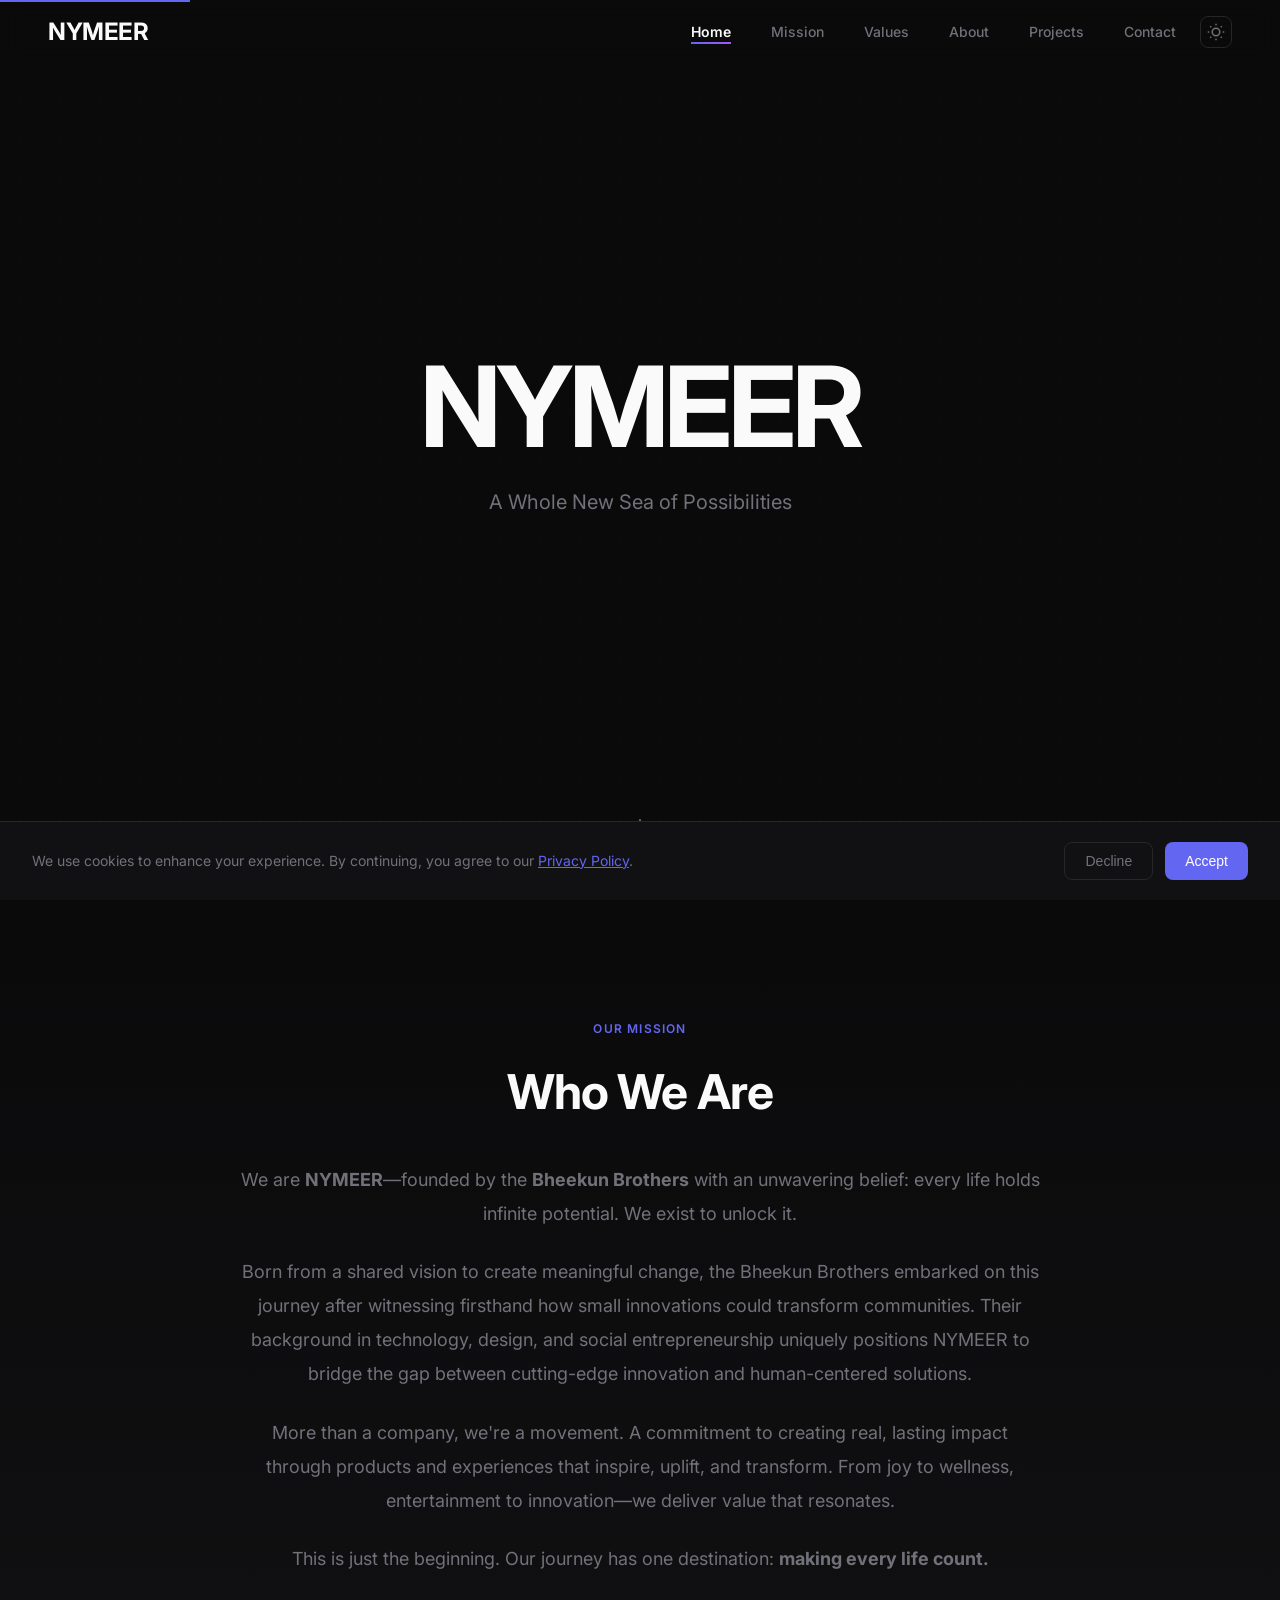
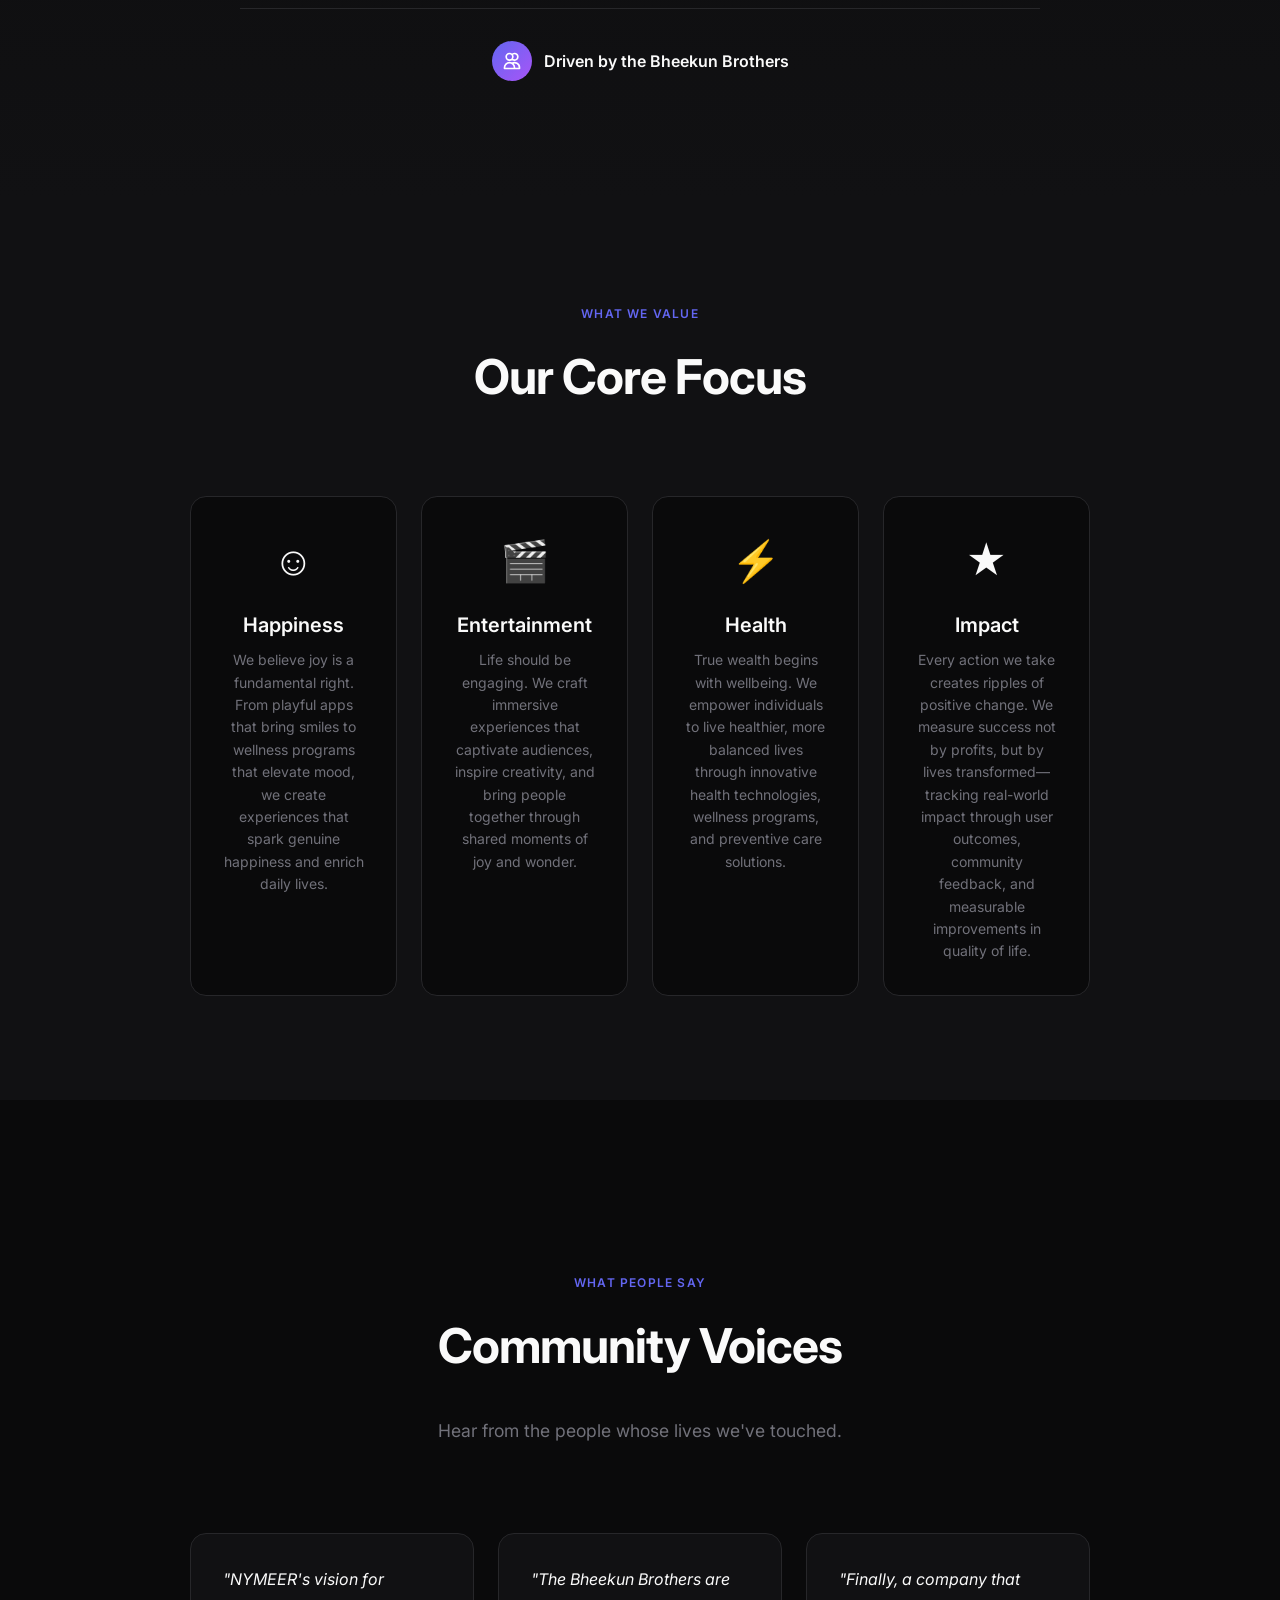
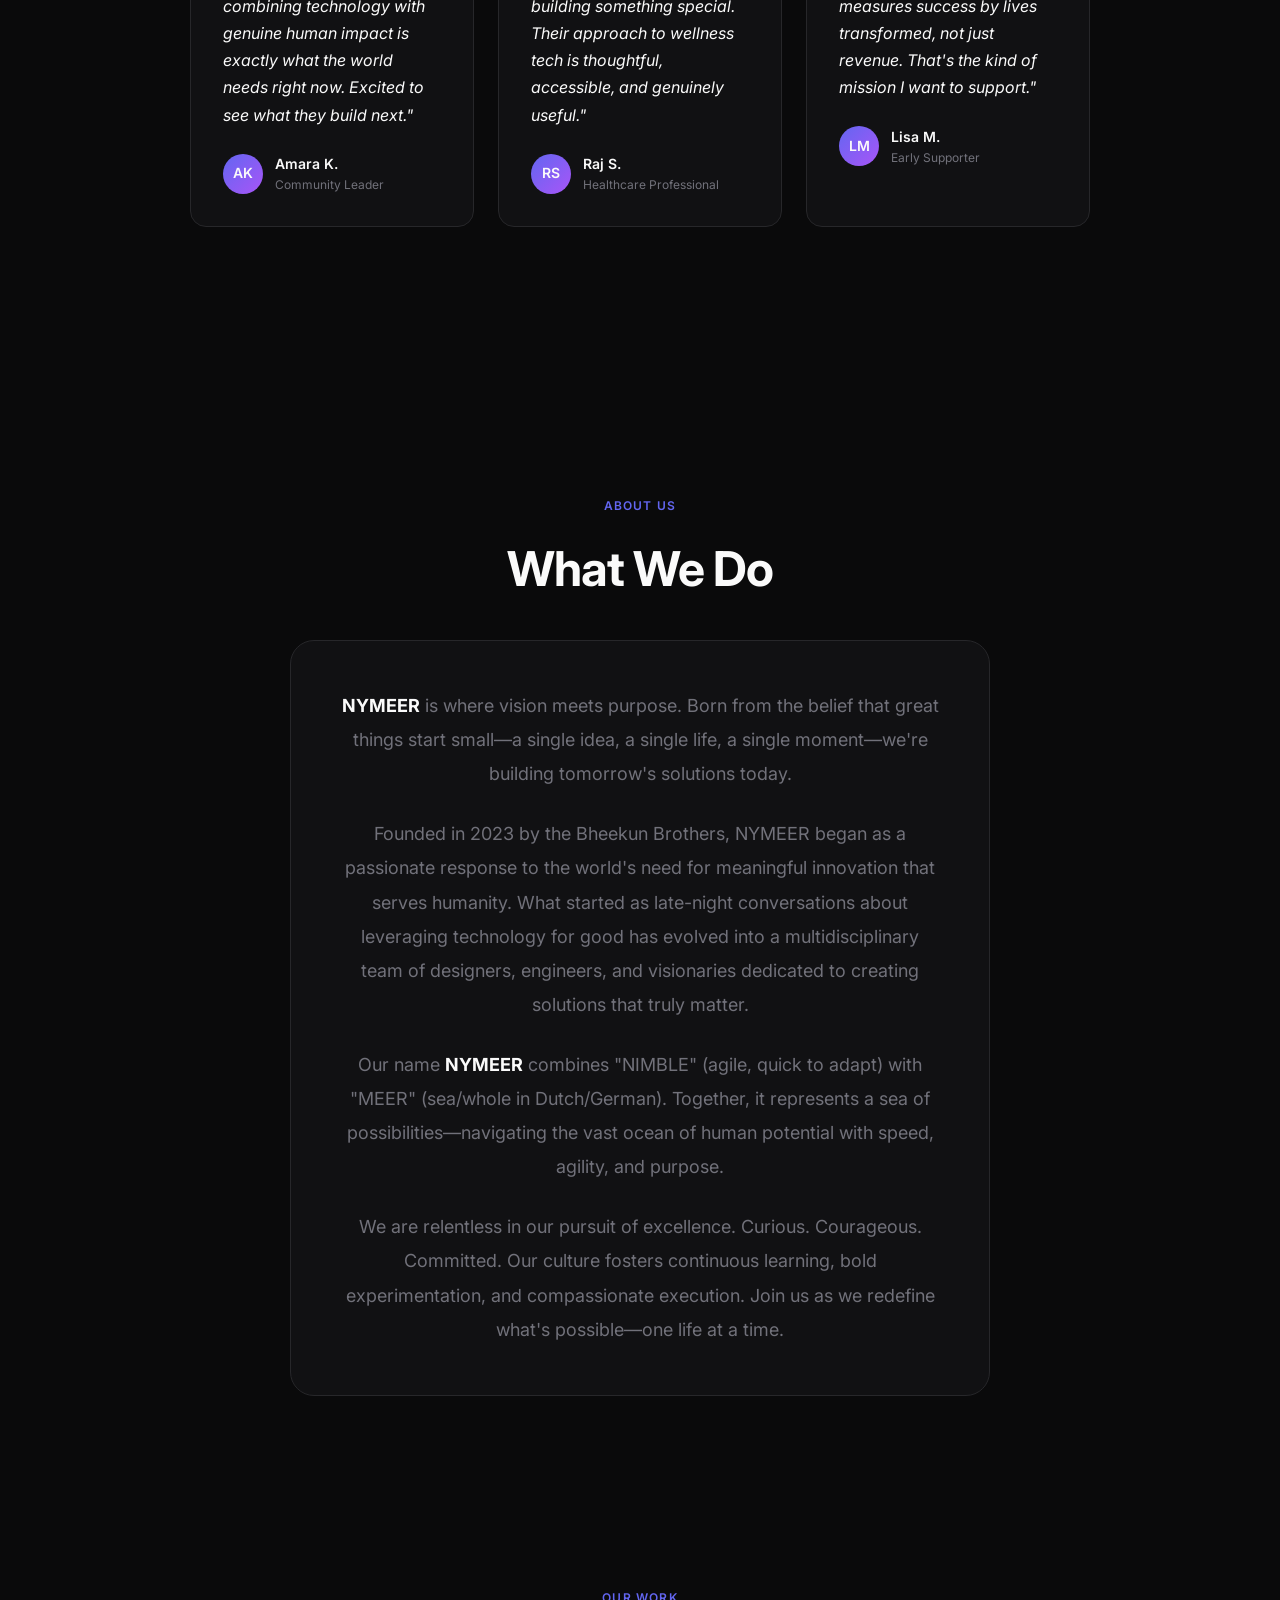
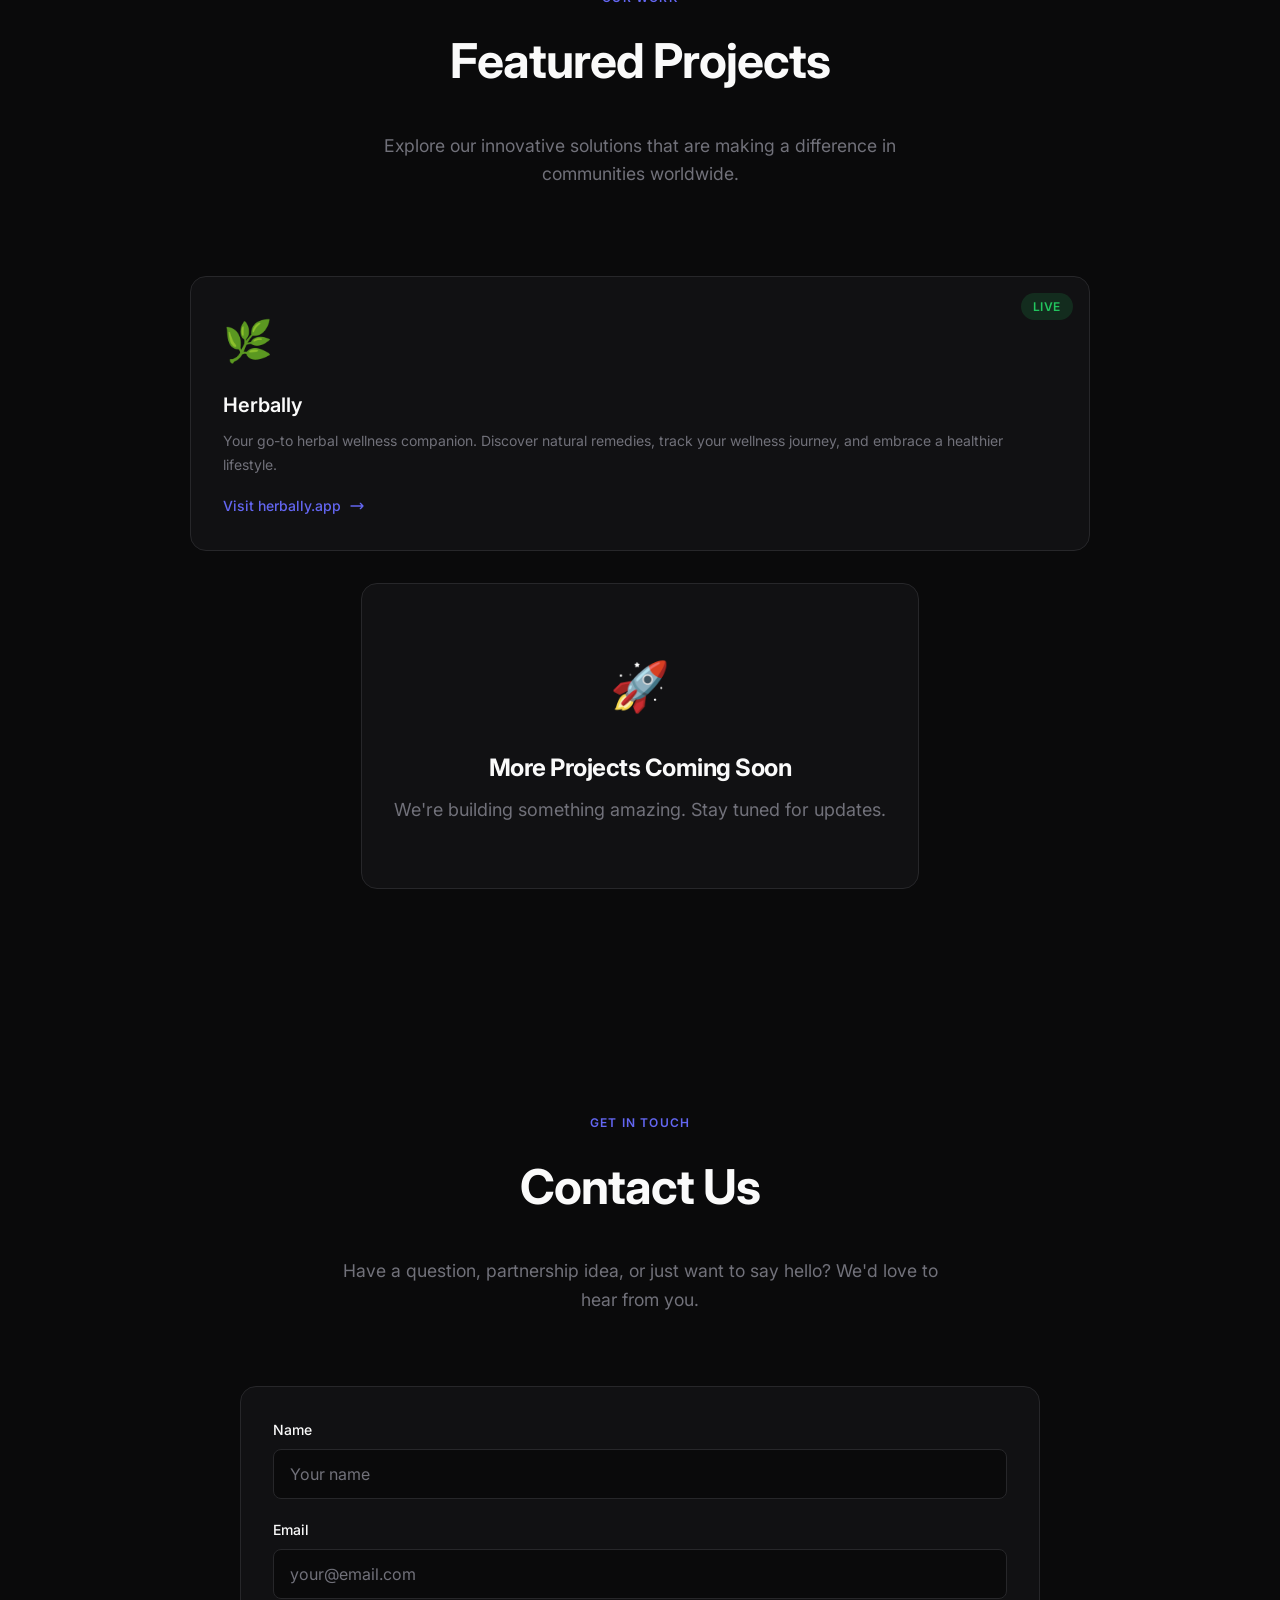
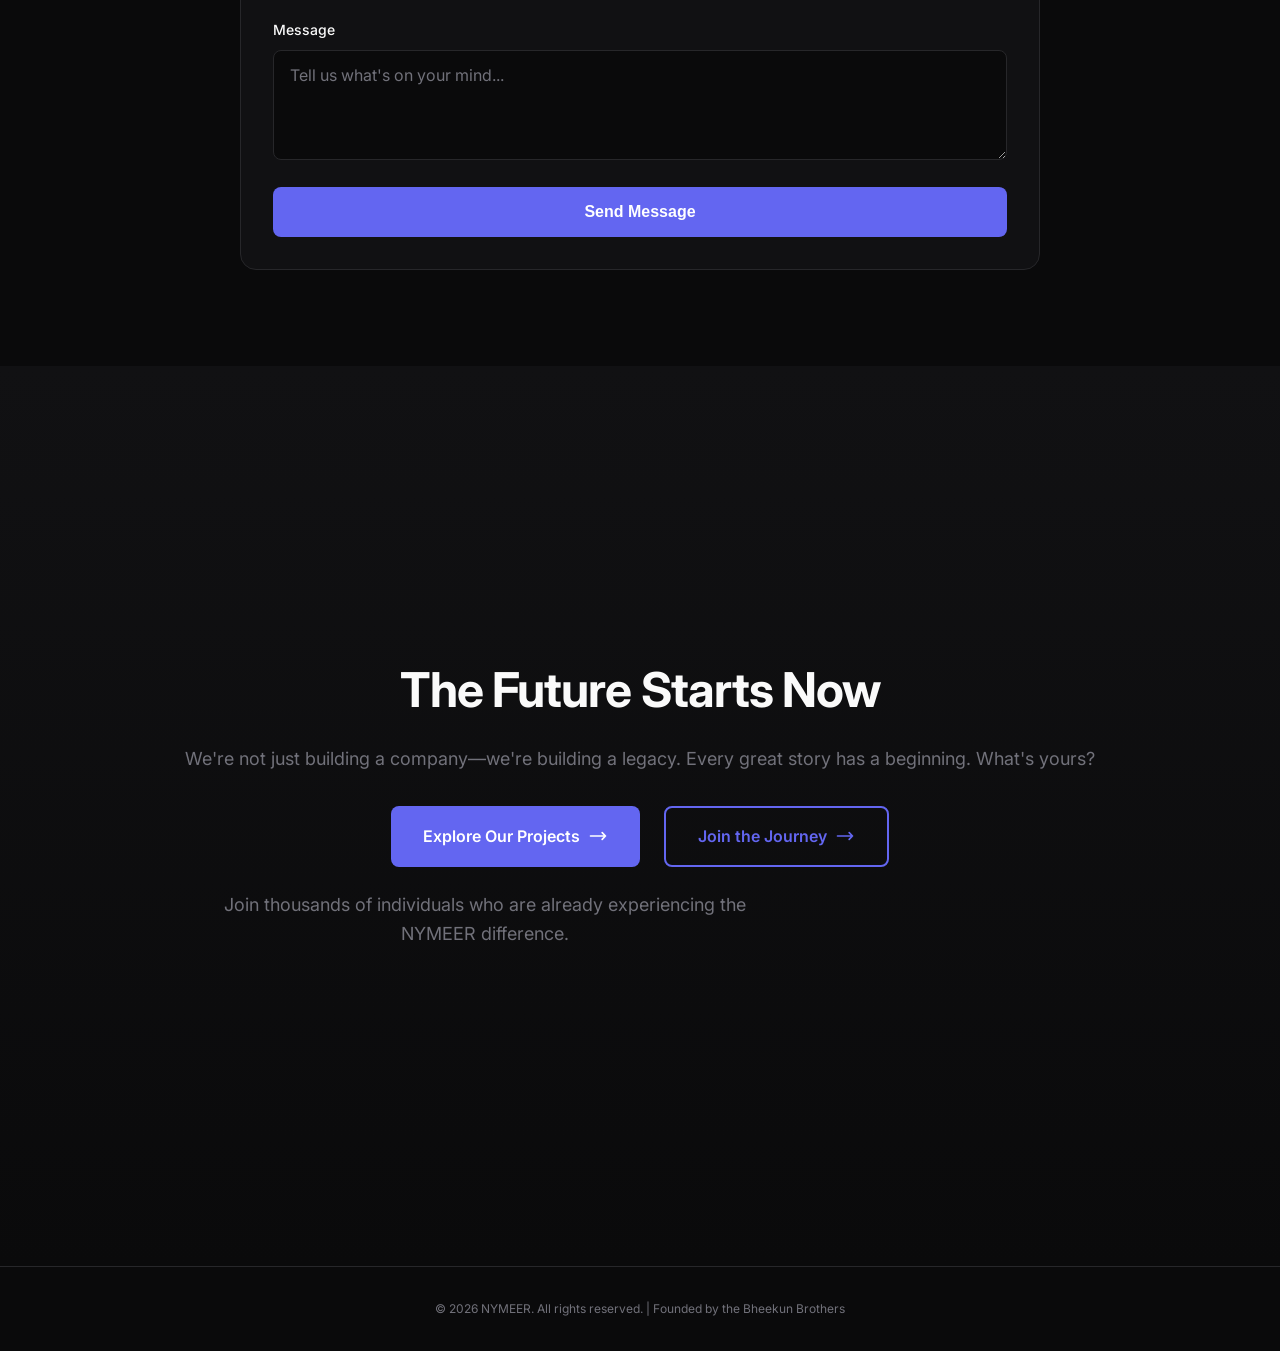
<file: index.html>
<!DOCTYPE html>
<html lang="en">
<head>
    <meta charset="UTF-8">
    <meta name="viewport" content="width=device-width, initial-scale=1.0">
    <meta name="description" content="NYMEER - A whole new sea of possibilities. Building meaningful solutions in happiness, entertainment, health, and impact. Founded by the Bheekun Brothers.">
    <meta name="keywords" content="NYMEER, Bheekun Brothers, innovation, happiness, entertainment, health, impact, technology, social entrepreneurship, nimble, possibilities">
    <meta name="author" content="Bheekun Brothers">
    <meta name="robots" content="index, follow">
    <meta name="theme-color" content="#6366f1">
    <meta name="mobile-web-app-capable" content="yes">
    <meta name="apple-mobile-web-app-status-bar-style" content="black-translucent">
    <meta name="apple-mobile-web-app-title" content="NYMEER">

    <link rel="manifest" href="/manifest.json">
    <link rel="icon" type="image/svg+xml" href="data:image/svg+xml,<svg xmlns='http://www.w3.org/2000/svg' viewBox='0 0 100 100'><text y='.9em' font-size='90'>🔑</text></svg>">

    <meta property="og:type" content="website">
    <meta property="og:url" content="https://nymeer.com/">
    <meta property="og:title" content="NYMEER - A Whole New Sea of Possibilities">
    <meta property="og:description" content="Nimble innovation, endless possibilities. Building meaningful solutions in happiness, entertainment, health, and impact. Founded by the Bheekun Brothers.">
    <meta property="og:image" content="https://nymeer.com/og-image.png">
    <meta property="og:site_name" content="NYMEER">

    <meta name="twitter:card" content="summary_large_image">
    <meta name="twitter:url" content="https://nymeer.com/">
    <meta name="twitter:title" content="NYMEER - A Whole New Sea of Possibilities">
    <meta name="twitter:description" content="Nimble innovation, endless possibilities. Building meaningful solutions in happiness, entertainment, health, and impact.">
    <meta name="twitter:image" content="https://nymeer.com/og-image.png">

    <title>NYMEER - A Whole New Sea of Possibilities</title>
    <link rel="canonical" href="https://nymeer.com/">
    <link rel="stylesheet" href="/styles.css">
    <link rel="preconnect" href="https://fonts.googleapis.com">
    <link rel="preconnect" href="https://fonts.gstatic.com" crossorigin>
    <link href="https://fonts.googleapis.com/css2?family=Inter:wght@300;400;500;600;700&display=swap" rel="stylesheet">

    <script src="/main.js" defer></script>
</head>
<body>
    <a href="#main-content" class="skip-link">Skip to main content</a>
    <nav aria-label="Main navigation">
        <div class="logo">NYMEER</div>
        <div class="nav-right">
            <ul class="nav-links">
                <li><a href="#hero" class="active">Home</a></li>
                <li><a href="#mission">Mission</a></li>
                <li><a href="#values">Values</a></li>
                <li><a href="#about">About</a></li>
                <li><a href="#projects">Projects</a></li>
                <li><a href="#contact">Contact</a></li>
            </ul>
            <button class="theme-toggle" aria-label="Toggle theme">
                <svg class="icon-sun" fill="none" viewBox="0 0 24 24" stroke="currentColor" stroke-width="2"><circle cx="12" cy="12" r="5"/><line x1="12" y1="1" x2="12" y2="3"/><line x1="12" y1="21" x2="12" y2="23"/><line x1="4.22" y1="4.22" x2="5.64" y2="5.64"/><line x1="18.36" y1="18.36" x2="19.78" y2="19.78"/><line x1="1" y1="12" x2="3" y2="12"/><line x1="21" y1="12" x2="23" y2="12"/><line x1="4.22" y1="19.78" x2="5.64" y2="18.36"/><line x1="18.36" y1="5.64" x2="19.78" y2="4.22"/></svg>
                <svg class="icon-moon" style="display:none" fill="none" viewBox="0 0 24 24" stroke="currentColor" stroke-width="2"><path d="M21 12.79A9 9 0 1 1 11.21 3 7 7 0 0 0 21 12.79z"/></svg>
            </button>
            <button class="hamburger" aria-label="Toggle navigation menu" aria-expanded="false">
                <span></span><span></span><span></span>
            </button>
        </div>
    </nav>

    <div class="mobile-menu" role="navigation" aria-label="Mobile navigation">
        <a href="#hero" class="active">Home</a>
        <a href="#mission">Mission</a>
        <a href="#values">Values</a>
        <a href="#about">About</a>
        <a href="#projects">Projects</a>
        <a href="#contact">Contact</a>
    </div>

    <section id="hero">
        <a id="main-content"></a>
        <div class="hero-content animate-on-scroll">
            <h1>NYMEER</h1>
            <p class="subtitle">A Whole New Sea of Possibilities</p>
        </div>
        <div class="scroll-indicator">
            <svg width="24" height="24" fill="none" viewBox="0 0 24 24" stroke="currentColor" stroke-width="2" aria-hidden="true"><path stroke-linecap="round" stroke-linejoin="round" d="M19 14l-7 7m0 0l-7-7m7 7V3"/></svg>
            Scroll to explore
        </div>
    </section>

    <section id="mission">
        <div class="section-content">
            <span class="section-label animate-on-scroll">Our Mission</span>
            <h2 class="animate-on-scroll delay-1">Who We Are</h2>
            <p class="mission-text animate-on-scroll delay-2">We are <strong>NYMEER</strong>—founded by the <strong>Bheekun Brothers</strong> with an unwavering belief: every life holds infinite potential. We exist to unlock it.</p>
            <p class="mission-text animate-on-scroll delay-3">Born from a shared vision to create meaningful change, the Bheekun Brothers embarked on this journey after witnessing firsthand how small innovations could transform communities. Their background in technology, design, and social entrepreneurship uniquely positions NYMEER to bridge the gap between cutting-edge innovation and human-centered solutions.</p>
            <p class="mission-text animate-on-scroll delay-4">More than a company, we're a movement. A commitment to creating real, lasting impact through products and experiences that inspire, uplift, and transform. From joy to wellness, entertainment to innovation—we deliver value that resonates.</p>
            <p class="mission-text animate-on-scroll delay-4">This is just the beginning. Our journey has one destination: <strong>making every life count.</strong></p>
            <div class="founders animate-on-scroll delay-4">
                <div class="founders-icon">
                    <svg fill="none" viewBox="0 0 24 24" stroke="currentColor" stroke-width="2" aria-hidden="true"><path stroke-linecap="round" stroke-linejoin="round" d="M12 4.354a4 4 0 110 5.292M15 21H3v-1a6 6 0 0112 0v1zm0 0h6v-1a6 6 0 00-9-5.197M13 7a4 4 0 11-8 0 4 4 0 018 0z"/></svg>
                </div>
                <span>Driven by the Bheekun Brothers</span>
            </div>
        </div>
    </section>

    <section id="values">
        <div class="section-content">
            <span class="section-label animate-on-scroll">What We Value</span>
            <h2 class="animate-on-scroll delay-1">Our Core Focus</h2>
        </div>
        <div class="values-grid">
            <div class="value-card animate-on-scroll delay-1">
                <div class="value-icon" aria-hidden="true">&#9786;</div>
                <h3>Happiness</h3>
                <p>We believe joy is a fundamental right. From playful apps that bring smiles to wellness programs that elevate mood, we create experiences that spark genuine happiness and enrich daily lives.</p>
            </div>
            <div class="value-card animate-on-scroll delay-2">
                <div class="value-icon" aria-hidden="true">&#127916;</div>
                <h3>Entertainment</h3>
                <p>Life should be engaging. We craft immersive experiences that captivate audiences, inspire creativity, and bring people together through shared moments of joy and wonder.</p>
            </div>
            <div class="value-card animate-on-scroll delay-3">
                <div class="value-icon" aria-hidden="true">&#9889;</div>
                <h3>Health</h3>
                <p>True wealth begins with wellbeing. We empower individuals to live healthier, more balanced lives through innovative health technologies, wellness programs, and preventive care solutions.</p>
            </div>
            <div class="value-card animate-on-scroll delay-4">
                <div class="value-icon" aria-hidden="true">&#9733;</div>
                <h3>Impact</h3>
                <p>Every action we take creates ripples of positive change. We measure success not by profits, but by lives transformed—tracking real-world impact through user outcomes, community feedback, and measurable improvements in quality of life.</p>
            </div>
        </div>
    </section>

    <section id="testimonials">
        <div class="section-content">
            <span class="section-label animate-on-scroll">What People Say</span>
            <h2 class="animate-on-scroll delay-1">Community Voices</h2>
            <p class="section-subtext animate-on-scroll delay-2">Hear from the people whose lives we've touched.</p>
        </div>
        <div class="testimonials-grid">
            <div class="testimonial-card animate-on-scroll delay-1">
                <p class="testimonial-text">"NYMEER's vision for combining technology with genuine human impact is exactly what the world needs right now. Excited to see what they build next."</p>
                <div class="testimonial-author">
                    <div class="testimonial-avatar">AK</div>
                    <div><div class="testimonial-name">Amara K.</div><div class="testimonial-role">Community Leader</div></div>
                </div>
            </div>
            <div class="testimonial-card animate-on-scroll delay-2">
                <p class="testimonial-text">"The Bheekun Brothers are building something special. Their approach to wellness tech is thoughtful, accessible, and genuinely useful."</p>
                <div class="testimonial-author">
                    <div class="testimonial-avatar">RS</div>
                    <div><div class="testimonial-name">Raj S.</div><div class="testimonial-role">Healthcare Professional</div></div>
                </div>
            </div>
            <div class="testimonial-card animate-on-scroll delay-3">
                <p class="testimonial-text">"Finally, a company that measures success by lives transformed, not just revenue. That's the kind of mission I want to support."</p>
                <div class="testimonial-author">
                    <div class="testimonial-avatar">LM</div>
                    <div><div class="testimonial-name">Lisa M.</div><div class="testimonial-role">Early Supporter</div></div>
                </div>
            </div>
        </div>
    </section>

    <section id="about">
        <div class="section-content">
            <span class="section-label animate-on-scroll">About Us</span>
            <h2 class="animate-on-scroll delay-1">What We Do</h2>
            <div class="about-box animate-on-scroll delay-2">
                <p><strong>NYMEER</strong> is where vision meets purpose. Born from the belief that great things start small—a single idea, a single life, a single moment—we're building tomorrow's solutions today.</p><br>
                <p>Founded in 2023 by the Bheekun Brothers, NYMEER began as a passionate response to the world's need for meaningful innovation that serves humanity. What started as late-night conversations about leveraging technology for good has evolved into a multidisciplinary team of designers, engineers, and visionaries dedicated to creating solutions that truly matter.</p><br>
                <p>Our name <strong>NYMEER</strong> combines "NIMBLE" (agile, quick to adapt) with "MEER" (sea/whole in Dutch/German). Together, it represents a sea of possibilities—navigating the vast ocean of human potential with speed, agility, and purpose.</p><br>
                <p>We are relentless in our pursuit of excellence. Curious. Courageous. Committed. Our culture fosters continuous learning, bold experimentation, and compassionate execution. Join us as we redefine what's possible—one life at a time.</p>
            </div>
        </div>
    </section>

    <section id="projects">
        <div class="section-content">
            <span class="section-label animate-on-scroll">Our Work</span>
            <h2 class="animate-on-scroll delay-1">Featured Projects</h2>
            <p class="section-subtext animate-on-scroll delay-2">Explore our innovative solutions that are making a difference in communities worldwide.</p>
        </div>
        <div class="projects-grid">
            <a href="https://herbally.app" target="_blank" rel="noopener noreferrer" class="project-card animate-on-scroll delay-3">
                <div class="project-status live">Live</div>
                <div class="project-icon" aria-hidden="true">&#127807;</div>
                <h3>Herbally</h3>
                <p>Your go-to herbal wellness companion. Discover natural remedies, track your wellness journey, and embrace a healthier lifestyle.</p>
                <span class="project-link">Visit herbally.app <svg fill="none" viewBox="0 0 24 24" stroke="currentColor" stroke-width="2" width="16" height="16"><path stroke-linecap="round" stroke-linejoin="round" d="M17 8l4 4m0 0l-4 4m4-4H3"/></svg></span>
            </a>
        </div>
        <div class="coming-soon animate-on-scroll delay-4">
            <div class="coming-soon-icon" aria-hidden="true">&#128640;</div>
            <h2>More Projects Coming Soon</h2>
            <p>We're building something amazing. Stay tuned for updates.</p>
        </div>
    </section>

    <section id="contact">
        <div class="section-content">
            <span class="section-label animate-on-scroll">Get In Touch</span>
            <h2 class="animate-on-scroll delay-1">Contact Us</h2>
            <p class="section-subtext animate-on-scroll delay-2">Have a question, partnership idea, or just want to say hello? We'd love to hear from you.</p>
        </div>
        <div class="contact-grid">
            <div class="contact-form animate-on-scroll delay-3">
                <form id="contact-form" action="https://formspree.io/f/mwvaooql" method="POST">
                    <div class="form-group">
                        <label for="contact-name">Name</label>
                        <input type="text" id="contact-name" name="name" placeholder="Your name" required>
                    </div>
                    <div class="form-group">
                        <label for="contact-email">Email</label>
                        <input type="email" id="contact-email" name="email" placeholder="your@email.com" required>
                    </div>
                    <div class="form-group">
                        <label for="contact-message">Message</label>
                        <textarea id="contact-message" name="message" rows="4" placeholder="Tell us what's on your mind..." required></textarea>
                    </div>
                    <button type="submit" class="form-submit">Send Message</button>
                    <p class="contact-success" id="contact-success">
                        <svg width="20" height="20" fill="none" viewBox="0 0 24 24" stroke="currentColor" stroke-width="2"><path stroke-linecap="round" stroke-linejoin="round" d="M5 13l4 4L19 7"/></svg>
                        Message sent! We'll get back to you soon.
                    </p>
                </form>
            </div>
        </div>
    </section>

    <section id="cta">
        <div class="cta-box animate-on-scroll">
            <h2>The Future Starts Now</h2>
            <p>We're not just building a company—we're building a legacy. Every great story has a beginning. What's yours?</p>
            <div class="cta-buttons">
                <a href="#projects" class="cta-button primary" aria-label="Explore our projects">Explore Our Projects <svg fill="none" viewBox="0 0 24 24" stroke="currentColor" stroke-width="2"><path stroke-linecap="round" stroke-linejoin="round" d="M17 8l4 4m0 0l-4 4m4-4H3"/></svg></a>
                <a href="#contact" class="cta-button secondary" aria-label="Contact us to join the journey">Join the Journey <svg fill="none" viewBox="0 0 24 24" stroke="currentColor" stroke-width="2"><path stroke-linecap="round" stroke-linejoin="round" d="M17 8l4 4m0 0l-4 4m4-4H3"/></svg></a>
            </div>
            <p class="cta-subtext">Join thousands of individuals who are already experiencing the NYMEER difference.</p>
        </div>
    </section>

    <footer>
        &copy; <span id="year"></span> NYMEER. All rights reserved. | Founded by the Bheekun Brothers
    </footer>

    <button class="back-to-top" aria-label="Back to top">
        <svg fill="none" viewBox="0 0 24 24" stroke="currentColor" stroke-width="2"><path stroke-linecap="round" stroke-linejoin="round" d="M5 10l7-7m0 0l7 7m-7-7v18"/></svg>
    </button>

    <div class="cookie-banner" id="cookie-banner" role="dialog" aria-label="Cookie consent">
        <p>We use cookies to enhance your experience. By continuing, you agree to our <a href="/privacy.html">Privacy Policy</a>.</p>
        <div class="cookie-btns">
            <button class="cookie-btn decline" id="cookie-decline">Decline</button>
            <button class="cookie-btn accept" id="cookie-accept">Accept</button>
        </div>
    </div>

    <script>
        document.getElementById('year').textContent = new Date().getFullYear();
        (function() {
            var t = localStorage.getItem('theme') || 'dark';
            document.documentElement.setAttribute('data-theme', t === 'light' ? 'light' : 'dark');
            document.querySelector('.icon-sun').style.display = t === 'light' ? 'none' : 'block';
            document.querySelector('.icon-moon').style.display = t === 'light' ? 'block' : 'none';
        })();
    </script>
</body>
</html>
</file>
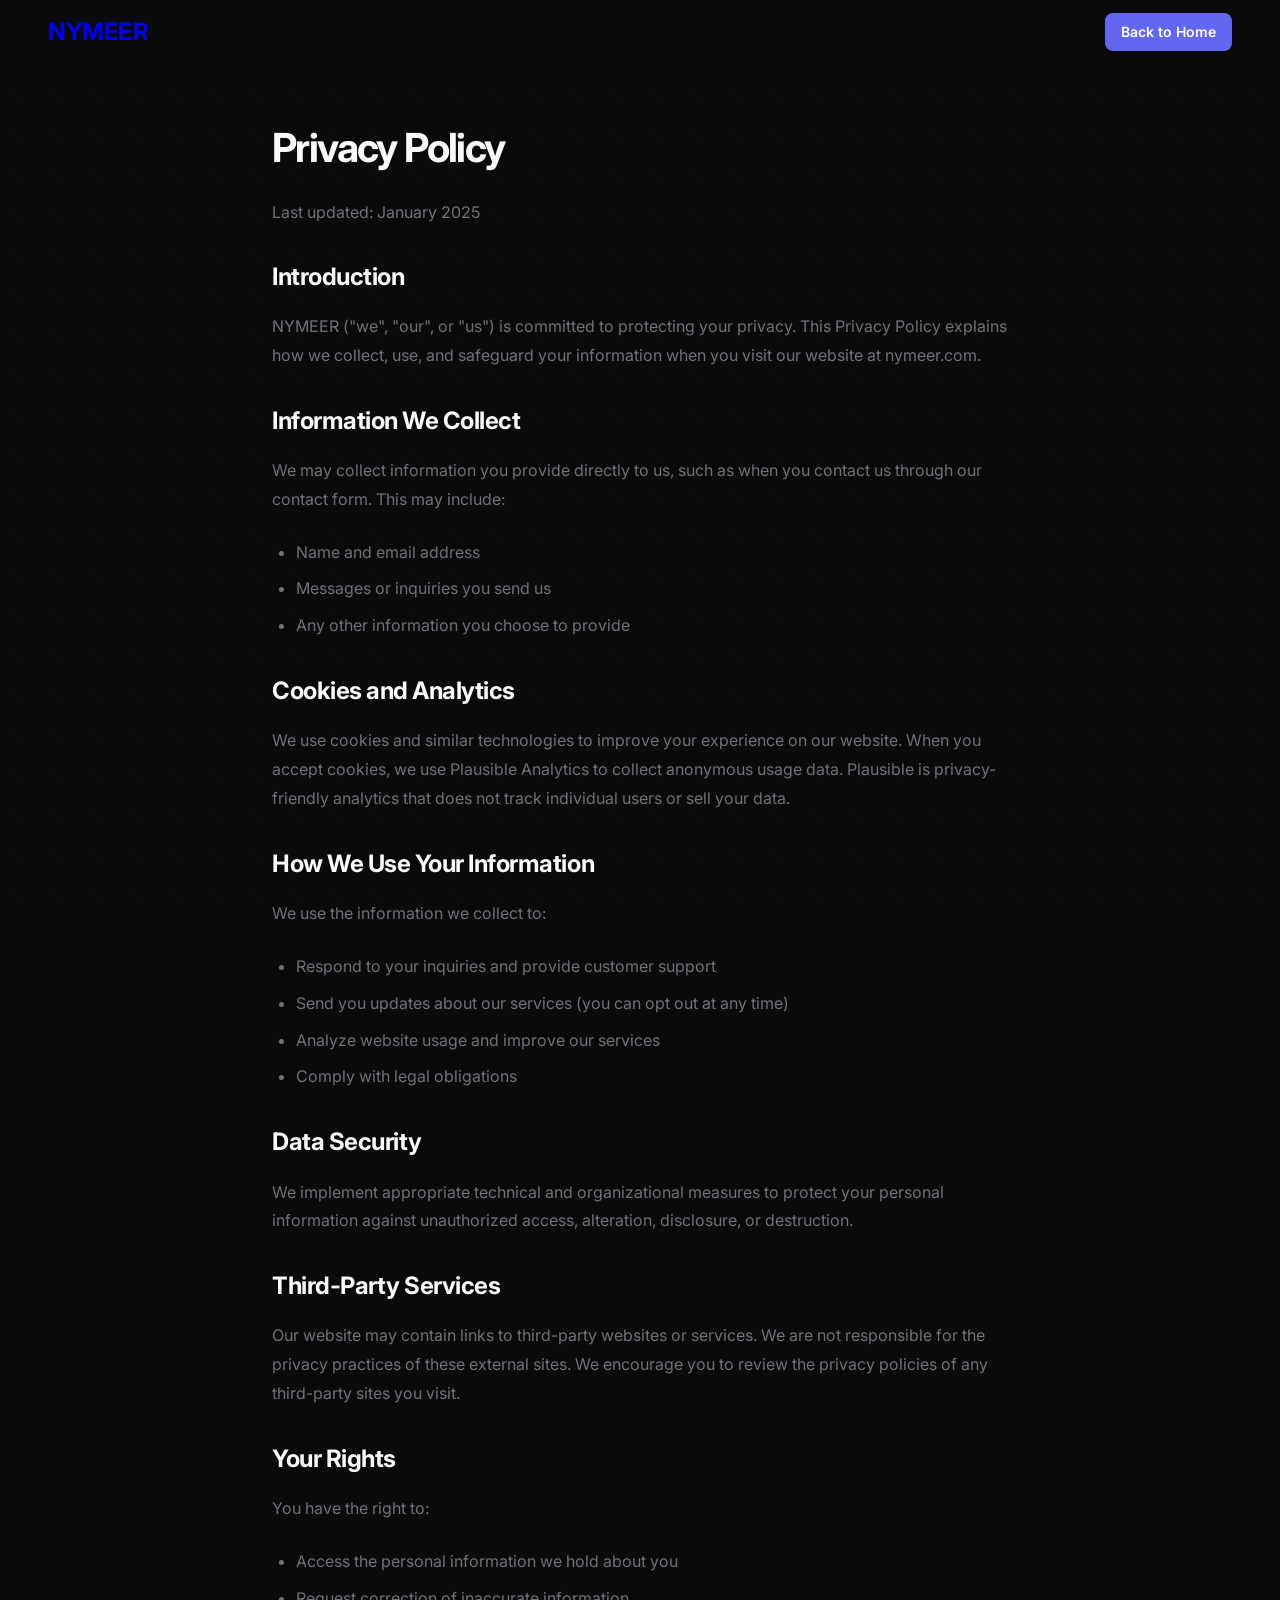
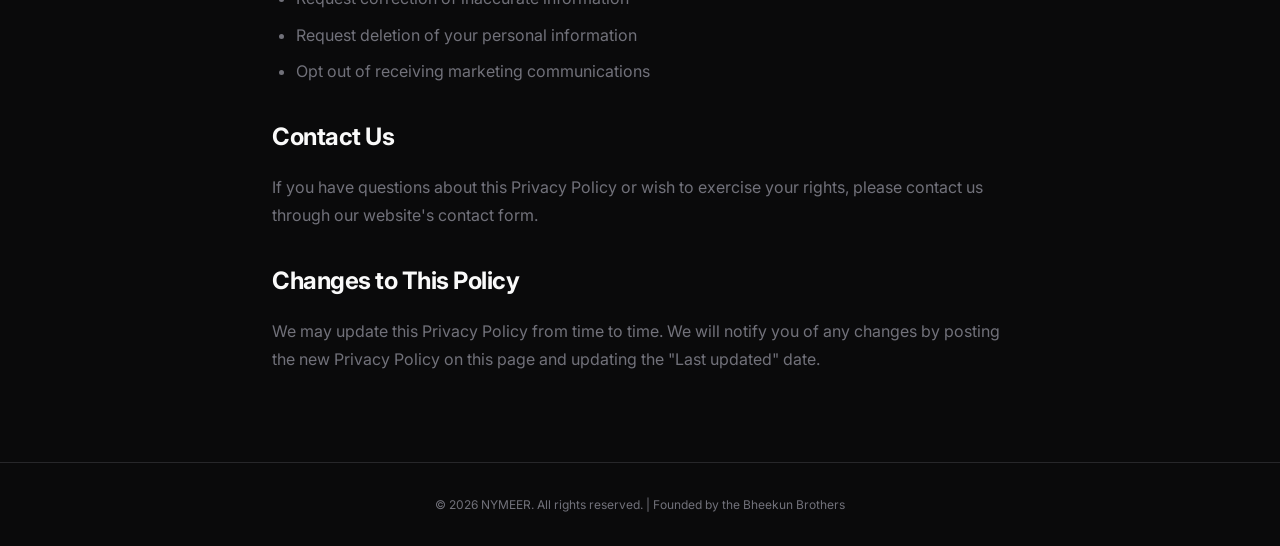
<file: privacy.html>
<!DOCTYPE html>
<html lang="en">
<head>
    <meta charset="UTF-8">
    <meta name="viewport" content="width=device-width, initial-scale=1.0">
    <meta name="description" content="Privacy Policy for NYMEER - A Whole New Sea of Possibilities. Building meaningful solutions in happiness, entertainment, health, and impact.">
    <meta name="robots" content="index, follow">
    <meta name="theme-color" content="#6366f1">
    <title>Privacy Policy - NYMEER</title>
    <link rel="canonical" href="https://nymeer.com/privacy.html">
    <link rel="stylesheet" href="/styles.css">
    <link rel="preconnect" href="https://fonts.googleapis.com">
    <link rel="preconnect" href="https://fonts.gstatic.com" crossorigin>
    <link href="https://fonts.googleapis.com/css2?family=Inter:wght@300;400;500;600;700&display=swap" rel="stylesheet">
    <link rel="icon" type="image/svg+xml" href="data:image/svg+xml,<svg xmlns='http://www.w3.org/2000/svg' viewBox='0 0 100 100'><text y='.9em' font-size='90'>🔑</text></svg>">
    <link rel="manifest" href="/manifest.json">
</head>
<body>
    <script>
        var theme = localStorage.getItem('theme') || 'dark';
        document.documentElement.setAttribute('data-theme', theme === 'light' ? 'light' : 'dark');
    </script>
    <nav style="position: fixed; top: 0; left: 0; right: 0; display: flex; justify-content: space-between; align-items: center; padding: 1.25rem 3rem; background: var(--bg); z-index: 100;">
        <a href="/" class="logo" style="text-decoration: none;">NYMEER</a>
        <a href="/" class="cta-button" style="padding: 0.5rem 1rem; font-size: 0.875rem;">Back to Home</a>
    </nav>
    <main style="padding: 8rem 2rem 4rem; max-width: 800px; margin: 0 auto;">
        <h1 style="font-size: 2.5rem; margin-bottom: 2rem;">Privacy Policy</h1>
        <p style="color: var(--muted); margin-bottom: 2rem;">Last updated: January 2025</p>
        
        <h2 style="font-size: 1.5rem; margin: 2rem 0 1rem;">Introduction</h2>
        <p style="color: var(--muted); line-height: 1.8; margin-bottom: 1.5rem;">NYMEER ("we", "our", or "us") is committed to protecting your privacy. This Privacy Policy explains how we collect, use, and safeguard your information when you visit our website at nymeer.com.</p>
        
        <h2 style="font-size: 1.5rem; margin: 2rem 0 1rem;">Information We Collect</h2>
        <p style="color: var(--muted); line-height: 1.8; margin-bottom: 1.5rem;">We may collect information you provide directly to us, such as when you contact us through our contact form. This may include:</p>
        <ul style="color: var(--muted); line-height: 1.8; margin-bottom: 1.5rem; padding-left: 1.5rem;">
            <li style="margin-bottom: 0.5rem;">Name and email address</li>
            <li style="margin-bottom: 0.5rem;">Messages or inquiries you send us</li>
            <li style="margin-bottom: 0.5rem;">Any other information you choose to provide</li>
        </ul>
        
        <h2 style="font-size: 1.5rem; margin: 2rem 0 1rem;">Cookies and Analytics</h2>
        <p style="color: var(--muted); line-height: 1.8; margin-bottom: 1.5rem;">We use cookies and similar technologies to improve your experience on our website. When you accept cookies, we use Plausible Analytics to collect anonymous usage data. Plausible is privacy-friendly analytics that does not track individual users or sell your data.</p>
        
        <h2 style="font-size: 1.5rem; margin: 2rem 0 1rem;">How We Use Your Information</h2>
        <p style="color: var(--muted); line-height: 1.8; margin-bottom: 1.5rem;">We use the information we collect to:</p>
        <ul style="color: var(--muted); line-height: 1.8; margin-bottom: 1.5rem; padding-left: 1.5rem;">
            <li style="margin-bottom: 0.5rem;">Respond to your inquiries and provide customer support</li>
            <li style="margin-bottom: 0.5rem;">Send you updates about our services (you can opt out at any time)</li>
            <li style="margin-bottom: 0.5rem;">Analyze website usage and improve our services</li>
            <li style="margin-bottom: 0.5rem;">Comply with legal obligations</li>
        </ul>
        
        <h2 style="font-size: 1.5rem; margin: 2rem 0 1rem;">Data Security</h2>
        <p style="color: var(--muted); line-height: 1.8; margin-bottom: 1.5rem;">We implement appropriate technical and organizational measures to protect your personal information against unauthorized access, alteration, disclosure, or destruction.</p>
        
        <h2 style="font-size: 1.5rem; margin: 2rem 0 1rem;">Third-Party Services</h2>
        <p style="color: var(--muted); line-height: 1.8; margin-bottom: 1.5rem;">Our website may contain links to third-party websites or services. We are not responsible for the privacy practices of these external sites. We encourage you to review the privacy policies of any third-party sites you visit.</p>
        
        <h2 style="font-size: 1.5rem; margin: 2rem 0 1rem;">Your Rights</h2>
        <p style="color: var(--muted); line-height: 1.8; margin-bottom: 1.5rem;">You have the right to:</p>
        <ul style="color: var(--muted); line-height: 1.8; margin-bottom: 1.5rem; padding-left: 1.5rem;">
            <li style="margin-bottom: 0.5rem;">Access the personal information we hold about you</li>
            <li style="margin-bottom: 0.5rem;">Request correction of inaccurate information</li>
            <li style="margin-bottom: 0.5rem;">Request deletion of your personal information</li>
            <li style="margin-bottom: 0.5rem;">Opt out of receiving marketing communications</li>
        </ul>
        
        <h2 style="font-size: 1.5rem; margin: 2rem 0 1rem;">Contact Us</h2>
        <p style="color: var(--muted); line-height: 1.8; margin-bottom: 1.5rem;">If you have questions about this Privacy Policy or wish to exercise your rights, please contact us through our website's contact form.</p>
        
        <h2 style="font-size: 1.5rem; margin: 2rem 0 1rem;">Changes to This Policy</h2>
        <p style="color: var(--muted); line-height: 1.8; margin-bottom: 1.5rem;">We may update this Privacy Policy from time to time. We will notify you of any changes by posting the new Privacy Policy on this page and updating the "Last updated" date.</p>
    </main>
    <footer style="text-align: center; padding: 2rem; color: var(--muted); font-size: 0.75rem; border-top: 1px solid var(--border);">
        &copy; <span id="year"></span> NYMEER. All rights reserved. | Founded by the Bheekun Brothers
    </footer>
    <script>document.getElementById('year').textContent = new Date().getFullYear();</script>
</body>
</html>
</file>
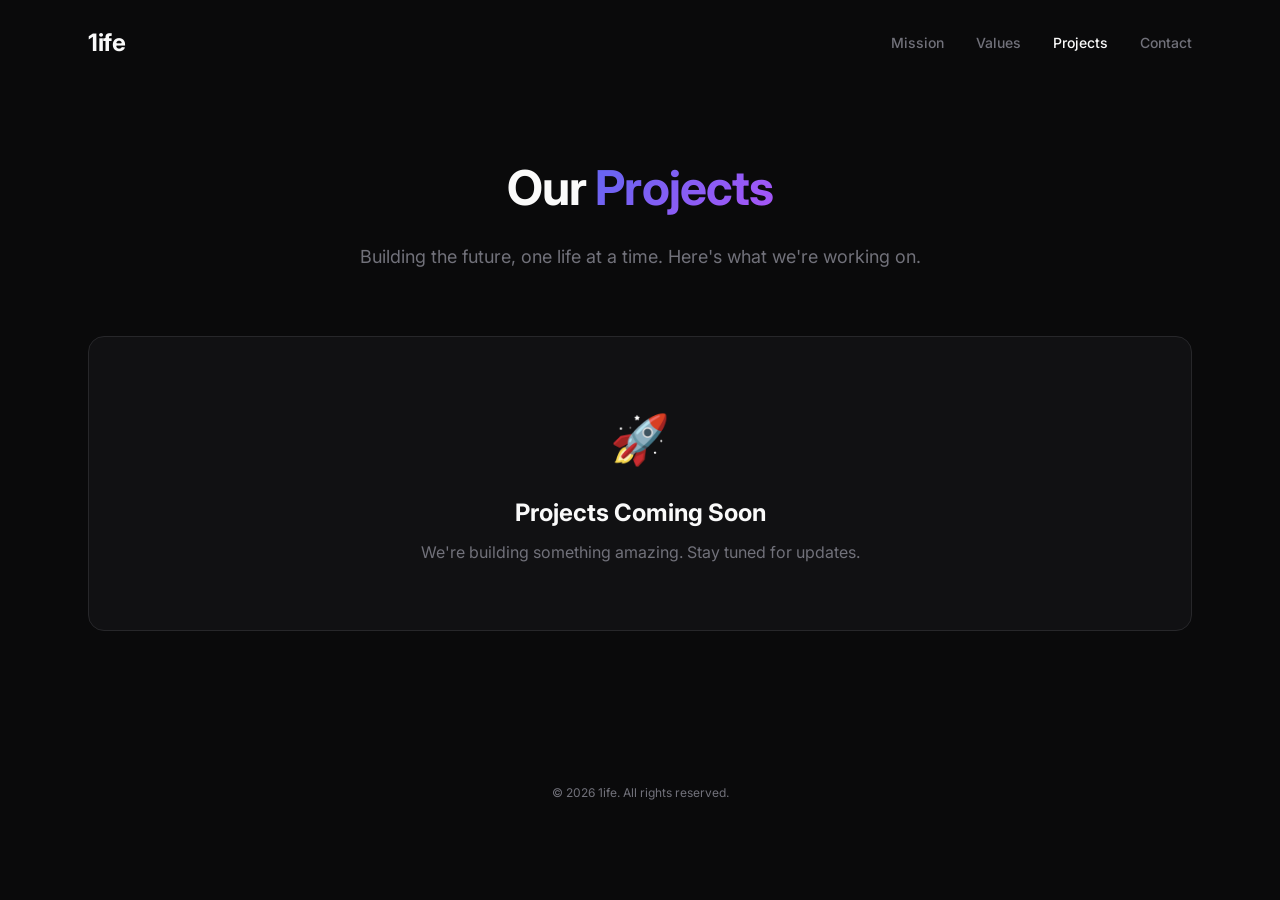
<file: projects.html>
<!DOCTYPE html>
<html lang="en">
<head>
    <meta charset="UTF-8">
    <meta name="viewport" content="width=device-width, initial-scale=1.0">
    <title>Projects - 1ife</title>
    <link rel="preconnect" href="https://fonts.googleapis.com">
    <link rel="preconnect" href="https://fonts.gstatic.com" crossorigin>
    <link href="https://fonts.googleapis.com/css2?family=Inter:wght@300;400;500;600;700&display=swap" rel="stylesheet">
    <style>
        * {
            margin: 0;
            padding: 0;
            box-sizing: border-box;
        }

        :root {
            --bg: #0a0a0b;
            --text: #fafafa;
            --accent: #6366f1;
            --accent-hover: #818cf8;
            --muted: #71717a;
            --card-bg: #111113;
            --border: #27272a;
        }

        body {
            font-family: 'Inter', -apple-system, BlinkMacSystemFont, sans-serif;
            background: var(--bg);
            color: var(--text);
            min-height: 100vh;
            line-height: 1.6;
        }

        nav {
            display: flex;
            justify-content: space-between;
            align-items: center;
            padding: 1.5rem 3rem;
            max-width: 1200px;
            margin: 0 auto;
        }

        .logo {
            font-size: 1.5rem;
            font-weight: 700;
            letter-spacing: -0.02em;
            text-decoration: none;
            color: var(--text);
        }

        .logo span {
            color: var(--accent);
        }

        .nav-links {
            display: flex;
            gap: 2rem;
            list-style: none;
        }

        .nav-links a {
            color: var(--muted);
            text-decoration: none;
            font-size: 0.875rem;
            font-weight: 500;
            transition: color 0.2s;
        }

        .nav-links a:hover,
        .nav-links a.active {
            color: var(--text);
        }

        main {
            max-width: 1200px;
            margin: 0 auto;
            padding: 4rem 3rem;
        }

        header {
            text-align: center;
            margin-bottom: 4rem;
        }

        h1 {
            font-size: 3rem;
            font-weight: 700;
            letter-spacing: -0.02em;
            margin-bottom: 1rem;
        }

        h1 span {
            background: linear-gradient(135deg, var(--accent), #a855f7);
            -webkit-background-clip: text;
            -webkit-text-fill-color: transparent;
            background-clip: text;
        }

        .subtitle {
            color: var(--muted);
            font-size: 1.125rem;
            max-width: 600px;
            margin: 0 auto;
        }

        .coming-soon {
            text-align: center;
            padding: 4rem 2rem;
            background: var(--card-bg);
            border: 1px solid var(--border);
            border-radius: 16px;
            margin-top: 2rem;
        }

        .coming-soon-icon {
            font-size: 3rem;
            margin-bottom: 1rem;
        }

        .coming-soon h2 {
            font-size: 1.5rem;
            margin-bottom: 0.5rem;
        }

        .coming-soon p {
            color: var(--muted);
        }

        footer {
            text-align: center;
            padding: 1.5rem;
            color: var(--muted);
            font-size: 0.75rem;
            margin-top: 4rem;
        }

        @media (max-width: 640px) {
            nav {
                padding: 1rem 1.5rem;
            }
            .nav-links {
                display: none;
            }
            main {
                padding: 2rem 1.5rem;
            }
            h1 {
                font-size: 2rem;
            }
        }
    </style>
</head>
<body>
    <nav>
        <a href="index.html" class="logo">1ife</a>
        <ul class="nav-links">
            <li><a href="index.html">Mission</a></li>
            <li><a href="index.html">Values</a></li>
            <li><a href="projects.html" class="active">Projects</a></li>
            <li><a href="#">Contact</a></li>
        </ul>
    </nav>

    <main>
        <header>
            <h1>Our <span>Projects</span></h1>
            <p class="subtitle">Building the future, one life at a time. Here's what we're working on.</p>
        </header>

        <div class="coming-soon">
            <div class="coming-soon-icon">🚀</div>
            <h2>Projects Coming Soon</h2>
            <p>We're building something amazing. Stay tuned for updates.</p>
        </div>
    </main>

    <footer>
        &copy; 2026 1ife. All rights reserved.
    </footer>
</body>
</html>
</file>
<file: styles.css>
:root {
    --bg: #0a0a0b;
    --text: #fafafa;
    --accent: #6366f1;
    --accent-hover: #818cf8;
    --muted: #71717a;
    --card-bg: #111113;
    --border: #27272a;
    --success: #22c55e;
    --error: #ef4444;
    --nav-height: 64px;
}

[data-theme="light"] {
    --bg: #fafafa;
    --text: #0a0a0b;
    --card-bg: #ffffff;
    --border: #e4e4e7;
    --muted: #71717a;
}

.skip-link {
    position: absolute; top: -40px; left: 0;
    background: var(--accent); color: white;
    padding: 8px 16px; text-decoration: none;
    font-weight: 600; z-index: 1000; transition: top 0.2s;
}
.skip-link:focus { top: 0; }

:focus-visible {
    outline: 2px solid var(--accent);
    outline-offset: 2px; border-radius: 4px;
}

* { margin: 0; padding: 0; box-sizing: border-box; }

html { scroll-behavior: smooth; scroll-padding-top: var(--nav-height); }

body {
    font-family: 'Inter', -apple-system, BlinkMacSystemFont, sans-serif;
    background: var(--bg); color: var(--text);
    min-height: 100vh; line-height: 1.6;
    transition: background 0.3s, color 0.3s;
}

body::before {
    content: ''; position: fixed; top: 0; left: 0;
    width: 100%; height: 100%;
    background-image:
        radial-gradient(circle at 50% 50%, rgba(99, 102, 241, 0.03) 1px, transparent 1px),
        radial-gradient(circle at 25% 25%, rgba(168, 85, 247, 0.02) 1px, transparent 1px),
        radial-gradient(circle at 75% 75%, rgba(99, 102, 241, 0.02) 1px, transparent 1px);
    background-size: 40px 40px;
    pointer-events: none; z-index: -1;
}

nav {
    position: fixed; top: 0; left: 0; right: 0;
    display: flex; justify-content: space-between;
    align-items: center; padding: 1.25rem 3rem;
    background: rgba(10, 10, 11, 0.9);
    backdrop-filter: blur(10px); z-index: 100;
    height: var(--nav-height);
    transition: background 0.3s;
}

[data-theme="light"] nav { background: rgba(250, 250, 250, 0.9); }

.logo { font-size: 1.5rem; font-weight: 700; letter-spacing: -0.02em; cursor: pointer; }
.logo:hover { transform: scale(1.05); }
.nav-right { display: flex; align-items: center; gap: 1.5rem; }

.nav-links { display: flex; gap: 2.5rem; list-style: none; align-items: center; }

.nav-links a {
    color: var(--muted); text-decoration: none;
    font-size: 0.875rem; font-weight: 500;
    transition: color 0.2s; position: relative;
}
.nav-links a::after {
    content: ''; position: absolute; bottom: -4px; left: 0;
    width: 0%; height: 2px;
    background: linear-gradient(90deg, var(--accent), #a855f7);
    transition: width 0.3s;
}
.nav-links a:hover, .nav-links a.active { color: var(--text); }
.nav-links a.active { font-weight: 600; }
.nav-links a:hover::after, .nav-links a.active::after { width: 100%; }

.theme-toggle {
    background: none; border: 1px solid var(--border);
    border-radius: 8px; padding: 6px; cursor: pointer;
    color: var(--muted); display: flex; transition: color 0.2s, border-color 0.2s;
}
.theme-toggle:hover { color: var(--text); border-color: var(--accent); }
.theme-toggle svg { width: 18px; height: 18px; }

.hamburger {
    display: none; flex-direction: column; gap: 5px;
    background: none; border: none; cursor: pointer;
    padding: 4px; z-index: 101;
}
.hamburger span {
    display: block; width: 24px; height: 2px;
    background: var(--text); border-radius: 2px;
    transition: transform 0.3s, opacity 0.3s;
}
.hamburger.active span:nth-child(1) { transform: translateY(7px) rotate(45deg); }
.hamburger.active span:nth-child(2) { opacity: 0; }
.hamburger.active span:nth-child(3) { transform: translateY(-7px) rotate(-45deg); }

.mobile-menu {
    display: none; position: fixed; top: var(--nav-height);
    left: 0; right: 0; background: rgba(10, 10, 11, 0.98);
    backdrop-filter: blur(10px); padding: 2rem; z-index: 99;
    flex-direction: column; gap: 1.5rem;
    border-bottom: 1px solid var(--border);
}
[data-theme="light"] .mobile-menu { background: rgba(250, 250, 250, 0.98); }
.mobile-menu.active { display: flex; }
.mobile-menu a { color: var(--muted); text-decoration: none; font-size: 1.125rem; font-weight: 500; padding: 0.5rem 0; transition: color 0.2s; }
.mobile-menu a:hover, .mobile-menu a.active { color: var(--text); }
section { min-height: 100vh; display: flex; flex-direction: column; justify-content: center; align-items: center; padding: 6rem 2rem; }

.animate-on-scroll { opacity: 0; transform: translateY(30px); transition: opacity 0.6s ease, transform 0.6s ease; }
.animate-on-scroll.visible { opacity: 1; transform: translateY(0); }
.animate-on-scroll.delay-1 { transition-delay: 0.1s; }
.animate-on-scroll.delay-2 { transition-delay: 0.2s; }
.animate-on-scroll.delay-3 { transition-delay: 0.3s; }
.animate-on-scroll.delay-4 { transition-delay: 0.4s; }

#hero { text-align: center; }
.hero-content { max-width: 800px; }

h1 { font-size: clamp(3rem, 12vw, 7rem); font-weight: 700; letter-spacing: -0.04em; line-height: 1; margin-bottom: 1.5rem; }
@keyframes gradientShift { 0% { background-position: 0% 50%; } 50% { background-position: 100% 50%; } 100% { background-position: 0% 50%; } }

.subtitle { font-size: 1.25rem; color: var(--muted); margin-bottom: 2rem; }

.scroll-indicator {
    position: absolute; bottom: 2rem; display: flex; flex-direction: column;
    align-items: center; gap: 0.5rem; color: var(--muted); font-size: 0.75rem;
    animation: bounce 2s infinite, pulse 3s ease-in-out infinite; opacity: 0.9;
    transition: opacity 0.3s;
}
.scroll-indicator.hidden { opacity: 0; pointer-events: none; }
.scroll-indicator svg { animation: bounce 2s infinite; }
@keyframes pulse { 0%, 100% { opacity: 0.7; } 50% { opacity: 1; } }
@keyframes bounce { 0%, 100% { transform: translateY(0); } 50% { transform: translateY(10px); } }

#mission { background: linear-gradient(180deg, var(--bg) 0%, var(--card-bg) 100%); }
.section-content { max-width: 800px; text-align: center; }
.section-label { display: block; font-size: 0.75rem; font-weight: 600; letter-spacing: 0.1em; text-transform: uppercase; color: var(--accent); margin-bottom: 1rem; }
h2 { font-size: clamp(2rem, 5vw, 3rem); font-weight: 700; letter-spacing: -0.02em; margin-bottom: 2rem; }
.mission-text { font-size: 1.125rem; color: var(--muted); line-height: 1.9; margin-bottom: 1.5rem; }
.founders { display: flex; align-items: center; justify-content: center; gap: 0.75rem; margin-top: 2rem; padding-top: 2rem; border-top: 1px solid var(--border); }
.founders-icon { width: 40px; height: 40px; background: linear-gradient(135deg, var(--accent), #a855f7); border-radius: 50%; display: flex; align-items: center; justify-content: center; transition: transform 0.3s, box-shadow 0.3s; }
.founders-icon:hover { transform: scale(1.1); box-shadow: 0 8px 16px rgba(99, 102, 241, 0.3); }
.founders-icon svg { width: 20px; height: 20px; color: white; }
.founders span { font-weight: 600; }

#values { background: var(--card-bg); }
.values-grid { display: grid; grid-template-columns: repeat(auto-fit, minmax(200px, 1fr)); gap: 1.5rem; max-width: 900px; width: 100%; margin-top: 3rem; }
.value-card { background: var(--bg); border: 1px solid var(--border); border-radius: 16px; padding: 2rem; text-align: center; transition: border-color 0.3s, transform 0.3s; }
.value-card:hover { border-color: var(--accent); transform: translateY(-4px); }
.value-icon { font-size: 2.5rem; margin-bottom: 1rem; display: block; transition: transform 0.3s; }
.value-card:hover .value-icon { transform: scale(1.1); }
.value-card h3 { font-size: 1.25rem; font-weight: 600; margin-bottom: 0.5rem; }
.value-card p { font-size: 0.875rem; color: var(--muted); }

#testimonials { background: var(--bg); }
.testimonials-grid { display: grid; grid-template-columns: repeat(auto-fit, minmax(280px, 1fr)); gap: 1.5rem; max-width: 900px; width: 100%; margin-top: 3rem; }
.testimonial-card { background: var(--card-bg); border: 1px solid var(--border); border-radius: 16px; padding: 2rem; transition: border-color 0.3s, transform 0.3s; }
.testimonial-card:hover { border-color: var(--accent); transform: translateY(-4px); }
.testimonial-text { font-size: 1rem; color: var(--text); line-height: 1.7; margin-bottom: 1.5rem; font-style: italic; }
.testimonial-author { display: flex; align-items: center; gap: 0.75rem; }
.testimonial-avatar { width: 40px; height: 40px; border-radius: 50%; background: linear-gradient(135deg, var(--accent), #a855f7); display: flex; align-items: center; justify-content: center; font-weight: 600; font-size: 0.875rem; }
.testimonial-name { font-weight: 600; font-size: 0.875rem; }
.testimonial-role { font-size: 0.75rem; color: var(--muted); }

#about { text-align: center; }
.about-box { background: var(--card-bg); border: 1px solid var(--border); border-radius: 24px; padding: 3rem; max-width: 700px; transition: background 0.3s; }
.about-box p { font-size: 1.125rem; color: var(--muted); line-height: 1.9; }
.about-box strong { color: var(--text); }

#projects { background: var(--bg); }
.projects-grid { display: grid; grid-template-columns: repeat(auto-fit, minmax(300px, 1fr)); gap: 1.5rem; max-width: 900px; width: 100%; margin-top: 3rem; }
.project-card { background: var(--card-bg); border: 1px solid var(--border); border-radius: 16px; padding: 2rem; text-decoration: none; color: var(--text); transition: border-color 0.3s, transform 0.3s; display: block; position: relative; }
.project-card:hover { border-color: var(--accent); transform: translateY(-4px); }
.project-status { position: absolute; top: 1rem; right: 1rem; font-size: 0.75rem; font-weight: 600; padding: 0.25rem 0.75rem; border-radius: 99px; text-transform: uppercase; letter-spacing: 0.05em; }
.project-status.live { background: rgba(34, 197, 94, 0.15); color: var(--success); }
.project-icon { font-size: 2.5rem; margin-bottom: 1rem; }
.project-card h3 { font-size: 1.25rem; font-weight: 600; margin-bottom: 0.5rem; }
.project-card p { font-size: 0.875rem; color: var(--muted); line-height: 1.7; margin-bottom: 1rem; }
.project-link { display: inline-flex; align-items: center; gap: 0.5rem; font-size: 0.875rem; font-weight: 500; color: var(--accent); }
.project-card:hover .project-link { text-decoration: underline; }
.coming-soon { text-align: center; padding: 4rem 2rem; background: var(--card-bg); border: 1px solid var(--border); border-radius: 16px; margin: 2rem 0; transition: all 0.3s; max-width: 600px; }
.coming-soon:hover { border-color: var(--accent); transform: translateY(-4px); box-shadow: 0 8px 16px rgba(0, 0, 0, 0.2); }
.coming-soon-icon { font-size: 3rem; margin-bottom: 1.5rem; display: block; transition: transform 0.3s; }
.coming-soon:hover .coming-soon-icon { transform: scale(1.1) rotate(5deg); }
.coming-soon h2 { font-size: 1.5rem; margin-bottom: 0.5rem; }
.coming-soon p { color: var(--muted); font-size: 1.125rem; max-width: 600px; margin: 0 auto; line-height: 1.6; }

#cta { background: linear-gradient(180deg, var(--card-bg) 0%, var(--bg) 100%); }
.cta-box { text-align: center; }
.cta-box h2 { margin-bottom: 1rem; }
.cta-box p { color: var(--muted); margin-bottom: 2rem; font-size: 1.125rem; }
.cta-button { display: inline-flex; align-items: center; gap: 0.5rem; background: var(--accent); color: white; padding: 1rem 2rem; border-radius: 8px; text-decoration: none; font-weight: 600; font-size: 1rem; transition: background 0.2s, transform 0.2s; position: relative; overflow: hidden; }
.cta-button::after { content: ''; position: absolute; top: -50%; left: -50%; width: 200%; height: 200%; background: radial-gradient(circle, rgba(255,255,255,0.1) 0%, transparent 60%); transform: rotate(30deg); transition: transform 0.5s; opacity: 0; }
.cta-button:hover::after { opacity: 1; transform: rotate(30deg) translate(50%, 50%); }
.cta-button:hover { background: var(--accent-hover); transform: translateY(-2px); }
.cta-button svg { width: 20px; height: 20px; }
.cta-button.secondary { background: transparent; color: var(--accent); border: 2px solid var(--accent); }
.cta-button.secondary:hover { background: var(--accent); color: white; }
.cta-buttons { display: flex; gap: 1.5rem; justify-content: center; flex-wrap: wrap; margin-top: 2rem; }
.cta-subtext { font-size: 1.1rem; color: var(--muted); margin-top: 1.5rem; max-width: 600px; text-align: center; }
.section-subtext { font-size: 1.1rem; color: var(--muted); max-width: 600px; margin: 0 auto 2.5rem auto; }

#contact { background: var(--bg); }
.contact-grid { display: grid; grid-template-columns: repeat(auto-fit, minmax(280px, 1fr)); gap: 2rem; max-width: 800px; width: 100%; margin-top: 2rem; }
.contact-form { background: var(--card-bg); border: 1px solid var(--border); border-radius: 16px; padding: 2rem; }
.form-group { margin-bottom: 1.25rem; }
.form-group label { display: block; font-size: 0.875rem; font-weight: 500; margin-bottom: 0.5rem; color: var(--text); }
.form-group input, .form-group textarea { width: 100%; padding: 0.875rem 1rem; border: 1px solid var(--border); border-radius: 8px; background: var(--bg); color: var(--text); font-size: 1rem; font-family: inherit; transition: border-color 0.2s; resize: vertical; }
.form-group input::placeholder, .form-group textarea::placeholder { color: var(--muted); }
.form-group input:focus, .form-group textarea:focus { outline: none; border-color: var(--accent); }
.form-submit { width: 100%; padding: 1rem; background: var(--accent); color: white; border: none; border-radius: 8px; font-weight: 600; font-size: 1rem; cursor: pointer; transition: background 0.2s, transform 0.2s; }
.form-submit:hover { background: var(--accent-hover); transform: translateY(-2px); }
.form-submit:disabled { opacity: 0.6; cursor: not-allowed; transform: none; }
.contact-success { display: none; align-items: center; gap: 0.5rem; color: var(--success); font-weight: 500; justify-content: center; padding: 1rem; }
.contact-success.show { display: flex; }

.back-to-top { position: fixed; bottom: 2rem; right: 2rem; width: 48px; height: 48px; background: var(--accent); color: white; border: none; border-radius: 50%; cursor: pointer; display: flex; align-items: center; justify-content: center; opacity: 0; pointer-events: none; transition: opacity 0.3s, transform 0.3s, background 0.2s; z-index: 50; box-shadow: 0 4px 12px rgba(99, 102, 241, 0.4); }
.back-to-top.visible { opacity: 1; pointer-events: auto; }
.back-to-top:hover { background: var(--accent-hover); transform: translateY(-2px); }
.back-to-top svg { width: 24px; height: 24px; }

footer { text-align: center; padding: 2rem; color: var(--muted); font-size: 0.75rem; border-top: 1px solid var(--border); }

.cookie-banner {
    position: fixed; bottom: 0; left: 0; right: 0;
    background: var(--card-bg); border-top: 1px solid var(--border);
    padding: 1.25rem 2rem; display: flex;
    align-items: center; justify-content: space-between;
    gap: 1.5rem; z-index: 200;
    transform: translateY(100%);
    transition: transform 0.4s ease;
    flex-wrap: wrap;
}
.cookie-banner.show { transform: translateY(0); }
.cookie-banner p { font-size: 0.875rem; color: var(--muted); flex: 1; min-width: 250px; }
.cookie-banner p a { color: var(--accent); }
.cookie-btns { display: flex; gap: 0.75rem; flex-shrink: 0; }
.cookie-btn { padding: 0.625rem 1.25rem; border-radius: 8px; font-weight: 500; font-size: 0.875rem; cursor: pointer; transition: background 0.2s; border: none; }
.cookie-btn.accept { background: var(--accent); color: white; }
.cookie-btn.accept:hover { background: var(--accent-hover); }
.cookie-btn.decline { background: transparent; color: var(--muted); border: 1px solid var(--border); }
.cookie-btn.decline:hover { color: var(--text); border-color: var(--text); }

@media (max-width: 768px) {
    nav { padding: 1rem 1.5rem; }
    .nav-links, .nav-social { display: none; }
    .hamburger { display: flex; }
    section { padding: 4rem 1.5rem; }
    .values-grid { grid-template-columns: repeat(2, 1fr); }
    .testimonials-grid { grid-template-columns: 1fr; }
    .cta-buttons { flex-direction: column; align-items: center; }
    .contact-grid { grid-template-columns: 1fr; }
    .cookie-banner { flex-direction: column; text-align: center; }
}
@media (max-width: 480px) {
    .values-grid { grid-template-columns: 1fr; }
    .about-box { padding: 2rem 1.5rem; }
}
</file>
